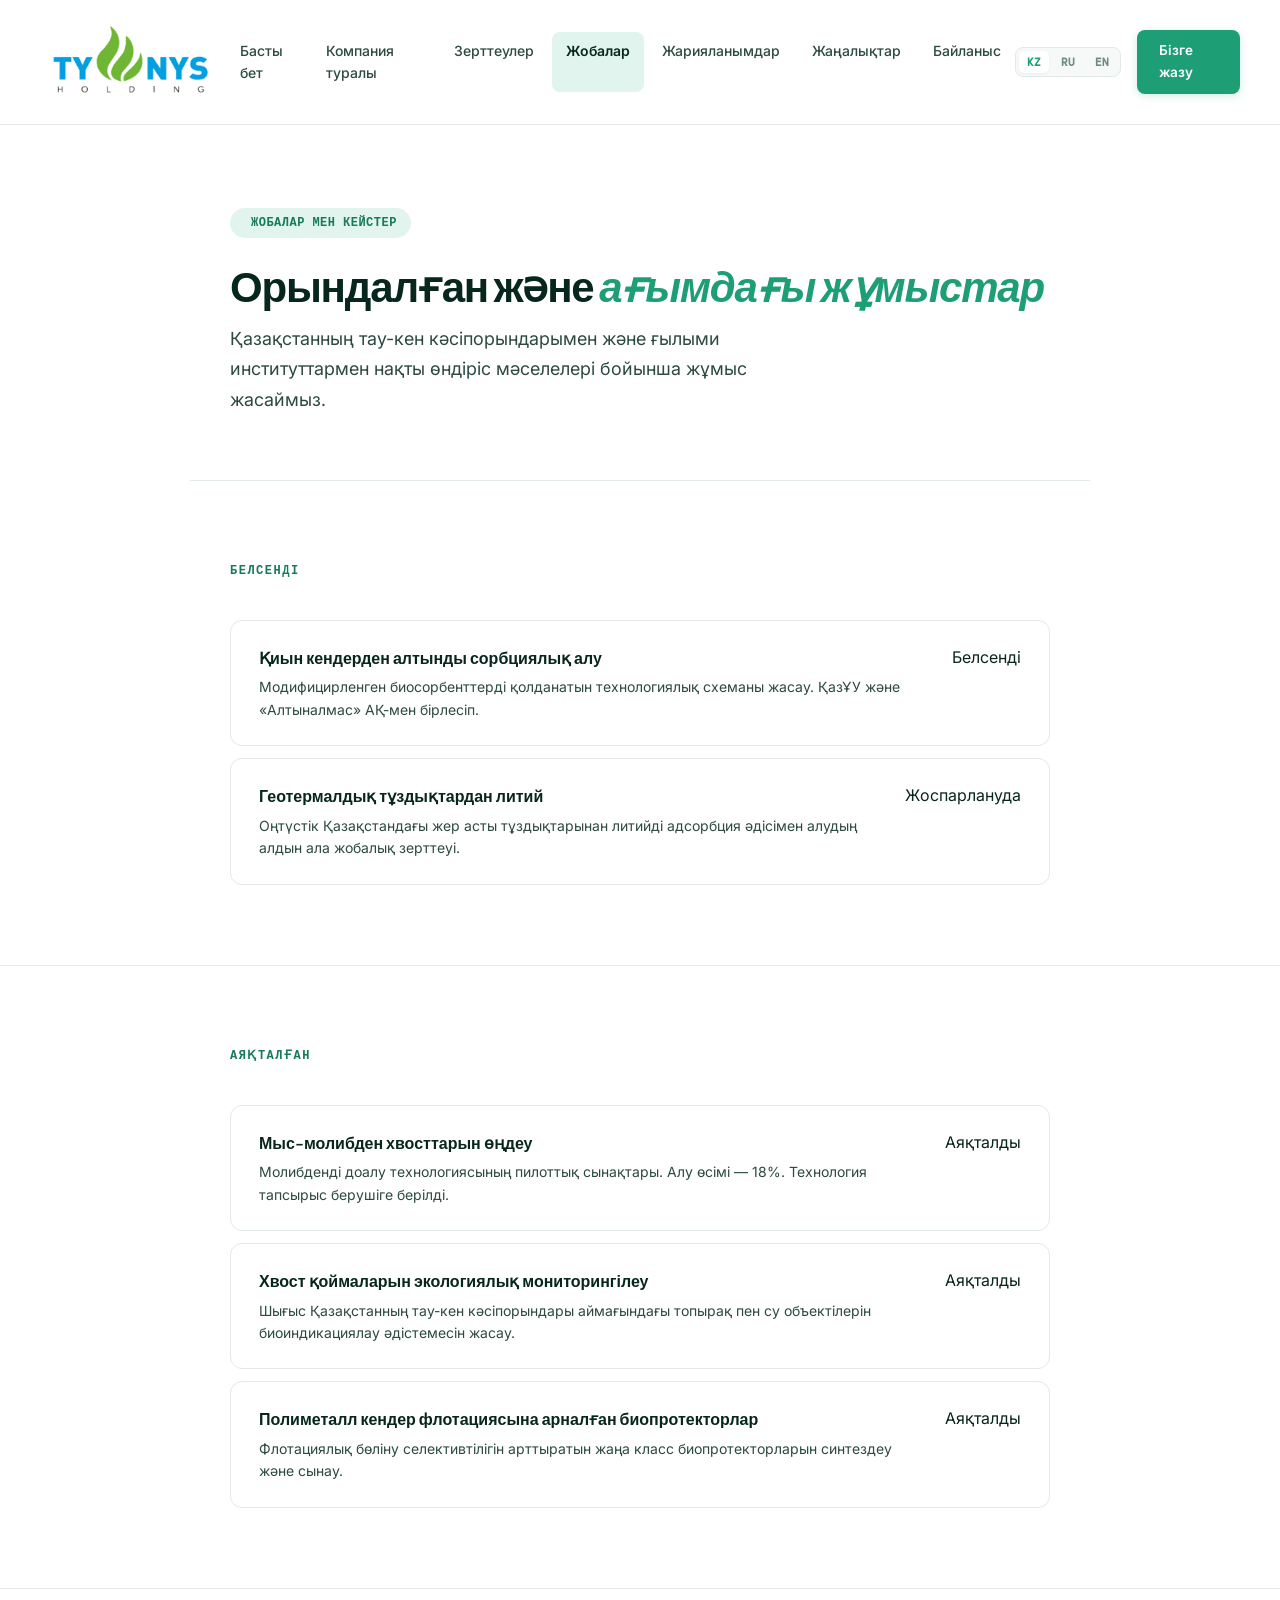
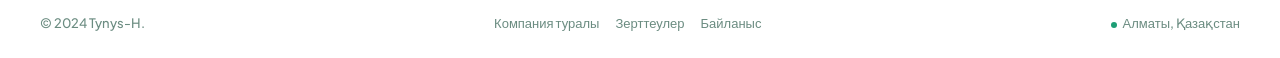
<file: projects.html>
<!DOCTYPE html>
<html lang="ru">
<head>
  <meta charset="UTF-8"><meta name="viewport" content="width=device-width, initial-scale=1.0">
  <title>Проекты — Tynys-H</title>
  <link rel="preconnect" href="https://fonts.googleapis.com">
  <link rel="preconnect" href="https://fonts.gstatic.com" crossorigin>
  <link href="https://fonts.googleapis.com/css2?family=Plus+Jakarta+Sans:ital,wght@0,200..800;1,200..800&family=Inter:wght@300;400;500;600&family=DM+Mono:wght@400;500&display=swap" rel="stylesheet">
  <link rel="stylesheet" href="style.css">
  <link rel="icon" href="favicon.ico" type="image/x-icon">
  
  <!-- SEO & Open Graph -->
  <meta property="og:title" content="Проекты — Tynys-H">
  <meta property="og:description" content="Казахстанская научно-исследовательская компания в области металлургии и сорбции металлов">
  <meta property="og:image" content="logo.png">
  <meta property="og:type" content="website">
</head>
<body class="page-enter">
<nav class="nav">
  <a class="nav-logo" href="index.html">
    <img src="logo.png" alt="Tynys-H">
  </a>
  <div class="nav-links">
    <a href="index.html" data-ru="Главная" data-kz="Басты бет" data-en="Home">Главная</a>
    <a href="about.html" data-ru="О компании" data-kz="Компания туралы" data-en="About">О компании</a>
    <a href="research.html" data-ru="Исследования" data-kz="Зерттеулер" data-en="Research">Исследования</a>
    <a href="projects.html" data-ru="Проекты" data-kz="Жобалар" data-en="Projects">Проекты</a>
    <a href="publications.html" data-ru="Публикации" data-kz="Жарияланымдар" data-en="Publications">Публикации</a>
    <a href="news.html" data-ru="Новости" data-kz="Жаңалықтар" data-en="News">Новости</a>
    <a href="contact.html" data-ru="Контакты" data-kz="Байланыс" data-en="Contact">Контакты</a>
  </div>
  <div class="nav-right">
    <div class="lang-switcher">
      <button class="lang-btn" data-lang="kz" aria-label="Switch to Kazakh">KZ</button>
      <button class="lang-btn" data-lang="ru" aria-label="Switch to Russian">RU</button>
      <button class="lang-btn" data-lang="en" aria-label="Switch to English">EN</button>
    </div>
    <a class="nav-cta" href="contact.html" data-ru="Написать нам" data-kz="Бізге жазу" data-en="Contact Us">Написать нам</a>
  </div>
</nav>

<div class="page-header">
  <div class="badge fade-up"><i class="ti ti-briefcase"></i> <span data-ru="Проекты и кейсы" data-kz="Жобалар мен кейстер" data-en="Projects & Cases">Проекты и кейсы</span></div>
  <h1 class="fade-up fade-up-delay-1" data-ru="Реализованные и <em>текущие работы</em>" data-kz="Орындалған және <em>ағымдағы жұмыстар</em>" data-en="Completed & <em>Ongoing Work</em>">Реализованные и <em>текущие работы</em></h1>
  <p class="fade-up fade-up-delay-2" data-ru="Работаем с горнодобывающими предприятиями Казахстана и исследовательскими институтами над задачами реального производства." data-kz="Қазақстанның тау-кен кәсіпорындарымен және ғылыми институттармен нақты өндіріс мәселелері бойынша жұмыс жасаймыз." data-en="We work with Kazakhstani mining enterprises and research institutes on real production challenges.">Работаем с горнодобывающими предприятиями Казахстана и исследовательскими институтами над задачами реального производства.</p>
</div>

<div class="section">
  <div class="sec-label fade-up" data-ru="Активные" data-kz="Белсенді" data-en="Active">Активные</div>
  <div class="item-list">
    <div class="item-card fade-up">
      <div class="item-left">
        <h3 data-ru="Сорбционное извлечение золота из упорных руд" data-kz="Қиын кендерден алтынды сорбциялық алу" data-en="Sorption Gold Recovery from Refractory Ores">Сорбционное извлечение золота из упорных руд</h3>
        <p data-ru="Разработка технологической схемы с применением модифицированных биосорбентов для месторождений с низким содержанием металла. Совместно с КазНУ и АО «Алтыналмас»." data-kz="Модифицирленген биосорбенттерді қолданатын технологиялық схеманы жасау. ҚазҰУ және «Алтыналмас» АҚ-мен бірлесіп." data-en="Development of a processing scheme using modified biosorbents for low-grade deposits. Joint project with KazNU and Altynalmas JSC.">Разработка технологической схемы с применением модифицированных биосорбентов для месторождений с низким содержанием металла.</p>
      </div>
      <span class="badge badge-active" data-ru="Активный" data-kz="Белсенді" data-en="Active">Активный</span>
    </div>
    <div class="item-card fade-up fade-up-delay-1">
      <div class="item-left">
        <h3 data-ru="Литий из геотермальных рассолов" data-kz="Геотермалдық тұздықтардан литий" data-en="Lithium from Geothermal Brines">Литий из геотермальных рассолов</h3>
        <p data-ru="Предпроектное исследование возможности извлечения лития из подземных рассолов Южного Казахстана методом адсорбции на специальных сорбентах." data-kz="Оңтүстік Қазақстандағы жер асты тұздықтарынан литийді адсорбция әдісімен алудың алдын ала жобалық зерттеуі." data-en="Pre-project study on lithium recovery from underground brines of Southern Kazakhstan via adsorption on specialized sorbents.">Предпроектное исследование извлечения лития из подземных рассолов Южного Казахстана методом адсорбции.</p>
      </div>
      <span class="badge badge-planned" data-ru="Планируется" data-kz="Жоспарлануда" data-en="Planned">Планируется</span>
    </div>
  </div>
</div>

<hr class="divider">

<div class="section">
  <div class="sec-label fade-up" data-ru="Завершённые" data-kz="Аяқталған" data-en="Completed">Завершённые</div>
  <div class="item-list">
    <div class="item-card fade-up">
      <div class="item-left">
        <h3 data-ru="Переработка медно-молибденовых хвостов" data-kz="Мыс-молибден хвосттарын өңдеу" data-en="Copper-Molybdenum Tailings Processing">Переработка медно-молибденовых хвостов</h3>
        <p data-ru="Пилотные испытания технологии доизвлечения молибдена из хвостов обогатительной фабрики. Достигнут прирост извлечения — 18%. Технология передана заказчику." data-kz="Молибденді доалу технологиясының пилоттық сынақтары. Алу өсімі — 18%. Технология тапсырыс берушіге берілді." data-en="Pilot testing of additional molybdenum recovery from tailings. Recovery increase — 18%. Technology transferred to client.">Пилотные испытания технологии доизвлечения молибдена из хвостов. Прирост извлечения — 18%. Технология передана заказчику.</p>
      </div>
      <span class="badge badge-done" data-ru="Завершён" data-kz="Аяқталды" data-en="Completed">Завершён</span>
    </div>
    <div class="item-card fade-up fade-up-delay-1">
      <div class="item-left">
        <h3 data-ru="Экологический мониторинг хвостохранилищ" data-kz="Хвост қоймаларын экологиялық мониторингілеу" data-en="Environmental Monitoring of Tailings">Экологический мониторинг хвостохранилищ</h3>
        <p data-ru="Разработка методики биоиндикации состояния почв и водных объектов в зоне влияния горнодобывающих предприятий Восточного Казахстана." data-kz="Шығыс Қазақстанның тау-кен кәсіпорындары аймағындағы топырақ пен су объектілерін биоиндикациялау әдістемесін жасау." data-en="Development of a bioindication methodology for soil and water bodies in the impact zone of mining enterprises in Eastern Kazakhstan.">Разработка методики биоиндикации почв и водных объектов в зоне горнодобывающих предприятий Восточного Казахстана.</p>
      </div>
      <span class="badge badge-done" data-ru="Завершён" data-kz="Аяқталды" data-en="Completed">Завершён</span>
    </div>
    <div class="item-card fade-up fade-up-delay-2">
      <div class="item-left">
        <h3 data-ru="Биопротекторы для флотации полиметаллических руд" data-kz="Полиметалл кендер флотациясына арналған биопротекторлар" data-en="Bioprotectors for Polymetallic Ore Flotation">Биопротекторы для флотации полиметаллических руд</h3>
        <p data-ru="Синтез и испытания нового класса биопротекторов, повышающих селективность флотационного разделения. Результаты опубликованы в Горном журнале Казахстана." data-kz="Флотациялық бөліну селективтілігін арттыратын жаңа класс биопротекторларын синтездеу және сынау." data-en="Synthesis and testing of a new class of bioprotectors enhancing the selectivity of flotation separation. Results published in the Mining Journal of Kazakhstan.">Синтез биопротекторов нового класса, повышающих селективность флотации. Результаты опубликованы.</p>
      </div>
      <span class="badge badge-done" data-ru="Завершён" data-kz="Аяқталды" data-en="Completed">Завершён</span>
    </div>
  </div>
</div>

<footer class="footer">
  <div>© 2024 Tynys-H.</div>
  <div class="footer-links">
    <a href="about.html" data-ru="О компании" data-kz="Компания туралы" data-en="About">О компании</a>
    <a href="research.html" data-ru="Исследования" data-kz="Зерттеулер" data-en="Research">Исследования</a>
    <a href="contact.html" data-ru="Контакты" data-kz="Байланыс" data-en="Contact">Контакты</a>
  </div>
  <div><span class="live-dot"></span><span data-ru="Алматы, Казахстан" data-kz="Алматы, Қазақстан" data-en="Almaty, Kazakhstan">Алматы, Казахстан</span></div>
</footer>
<script src="main.js"></script>
</body>
</html>
</file>
<file: style.css>
:root {
  --green: #1D9E75;
  --green-dark: #167A5B;
  --green-deep: #07261D;
  --green-bg: #E1F5EE;
  --text-primary: #07261D;
  --text-secondary: #2C4A40;
  --text-tertiary: #6B8C81;
  --border: #E2E9E7;
  --border-mid: #BCCAC6;
  --bg: #FFFFFF;
  --bg-2: #F6F9F8;
  --radius: 12px;
  --radius-sm: 8px;
  --radius-pill: 100px;
}

* { margin: 0; padding: 0; box-sizing: border-box; }
html { scroll-behavior: smooth; }

body {
  font-family: 'Inter', -apple-system, BlinkMacSystemFont, sans-serif;
  color: var(--text-primary);
  background: var(--bg);
  -webkit-font-smoothing: antialiased;
  -moz-osx-font-smoothing: grayscale;
  line-height: 1.6;
}

h1, h2, h3, h4, .nav-logo, .btn-primary, .btn-outline {
  font-family: 'Plus Jakarta Sans', sans-serif;
}

/* NAV */
.nav {
  display: flex; align-items: center; justify-content: space-between;
  padding: .75rem 2.5rem;
  border-bottom: 1px solid var(--border);
  background: rgba(255,255,255,0.85);
  backdrop-filter: blur(16px);
  -webkit-backdrop-filter: blur(16px);
  position: sticky; top: 0; z-index: 100;
}
.nav-logo { display: flex; align-items: center; text-decoration: none; transition: transform .3s cubic-bezier(0.175, 0.885, 0.32, 1.275); }
.nav-logo:hover { transform: scale(1.05); }
.nav-logo img { height: 100px; width: auto; display: block; }

.nav-links { display: flex; gap: 4px; }
.nav-links a {
  font-size: 14px; color: var(--text-secondary); text-decoration: none;
  padding: 8px 14px; border-radius: var(--radius-sm);
  transition: all .2s;
  font-weight: 500;
}
.nav-links a:hover { color: var(--green); background: var(--green-bg); }
.nav-links a.active { color: var(--green-deep); background: var(--green-bg); font-weight: 600; }
.nav-right { display: flex; align-items: center; gap: 16px; }

.lang-switcher { display: flex; gap: 4px; background: var(--bg-2); padding: 3px; border-radius: var(--radius-sm); border: 1px solid var(--border); }
.lang-btn {
  font-size: 11px; font-weight: 700; padding: 4px 8px;
  border: none; border-radius: 5px;
  background: transparent; cursor: pointer; color: var(--text-tertiary);
  font-family: 'DM Mono', monospace; transition: all .2s;
}
.lang-btn.active { background: #fff; color: var(--green); box-shadow: 0 1px 3px rgba(0,0,0,0.05); }

.nav-cta {
  font-size: 13.5px; font-weight: 600; padding: 10px 22px;
  background: var(--green); color: #fff;
  border: none; border-radius: var(--radius-sm); cursor: pointer;
  font-family: inherit; transition: all .2s; text-decoration: none;
  display: inline-block;
  box-shadow: 0 2px 8px rgba(29, 158, 117, 0.2);
}
.nav-cta:hover { background: var(--green-dark); transform: translateY(-1px); box-shadow: 0 4px 12px rgba(29, 158, 117, 0.3); }

/* HERO */
.hero { padding: 7rem 2.5rem 6rem; max-width: 900px; margin: 0 auto; text-align: left; }
.hero-badge { display: inline-flex; align-items: center; gap: 7px; font-size: 12px; font-weight: 600; color: var(--green-dark); background: var(--green-bg); padding: 5px 14px; border-radius: var(--radius-pill); margin-bottom: 2rem; font-family: 'DM Mono', monospace; text-transform: uppercase; letter-spacing: 0.5px; }
.dot { width: 6px; height: 6px; border-radius: 50%; background: var(--green); animation: pulse 2s infinite; display: inline-block; }
.hero h1 { font-size: 56px; font-weight: 700; line-height: 1.05; letter-spacing: -2px; margin-bottom: 1.75rem; color: var(--text-primary); }
.hero h1 em { font-style: italic; color: var(--green); font-weight: 600; }
.hero p { font-size: 19px; line-height: 1.7; color: var(--text-secondary); max-width: 620px; margin-bottom: 2.75rem; font-weight: 400; }
.hero-btns { display: flex; gap: 14px; flex-wrap: wrap; }

.preview-grid { display: grid; grid-template-columns: repeat(3,1fr); gap: 16px; margin-top: 3rem; }
.preview-card { border: 1px solid var(--border); border-radius: var(--radius); padding: 1.75rem; text-decoration: none; color: inherit; transition: all .3s cubic-bezier(0.4, 0, 0.2, 1); display: block; background: #fff; }
.preview-card:hover { border-color: var(--green); transform: translateY(-6px); box-shadow: 0 12px 32px rgba(29, 158, 117, 0.08); }
.preview-card .label { font-size: 11px; font-family: 'DM Mono', monospace; color: var(--green); margin-bottom: 12px; font-weight: 600; }
.preview-card h3 { font-size: 17px; font-weight: 600; margin-bottom: 10px; color: var(--text-primary); }
.preview-card p { font-size: 14px; color: var(--text-secondary); line-height: 1.6; font-weight: 400; }

/* PAGE HEADER */
.page-header {
  padding: 5rem 2.5rem 4rem;
  max-width: 900px; margin: 0 auto;
  border-bottom: 1px solid var(--border);
}
.page-header .badge {
  display: inline-flex; align-items: center; gap: 7px;
  font-size: 12px; font-weight: 600; color: var(--green-dark);
  background: var(--green-bg); padding: 5px 14px; border-radius: var(--radius-pill);
  margin-bottom: 1.5rem; font-family: 'DM Mono', monospace;
  text-transform: uppercase; letter-spacing: 0.5px;
}
.page-header h1 {
  font-size: 42px; font-weight: 700; letter-spacing: -1.2px; line-height: 1.1;
  margin-bottom: 1rem;
}
.page-header h1 em { font-style: italic; color: var(--green); font-weight: 600; }
.page-header p { font-size: 18px; line-height: 1.7; color: var(--text-secondary); font-weight: 400; max-width: 600px; }

/* SECTION */
.section { padding: 5rem 2.5rem; max-width: 900px; margin: 0 auto; }
.sec-label {
  font-size: 12px; font-weight: 600; letter-spacing: 1.5px;
  text-transform: uppercase; color: var(--green-dark);
  font-family: 'DM Mono', monospace; margin-bottom: 1.5rem;
}
.sec-title { font-size: 32px; font-weight: 700; letter-spacing: -0.8px; margin-bottom: 1rem; }
.sec-body { font-size: 16px; line-height: 1.8; color: var(--text-secondary); font-weight: 400; }
.divider { border: none; border-top: 1px solid var(--border); }

/* BUTTONS */
.btn-primary {
  padding: 12px 28px; font-size: 15px; font-weight: 600;
  background: var(--green); color: #fff; border: none;
  border-radius: var(--radius-sm); cursor: pointer;
  transition: all .2s; text-decoration: none; display: inline-block;
  box-shadow: 0 4px 12px rgba(29, 158, 117, 0.15);
}
.btn-primary:hover { background: var(--green-dark); transform: translateY(-1px); box-shadow: 0 6px 16px rgba(29, 158, 117, 0.25); }
.btn-outline {
  padding: 12px 28px; font-size: 15px; font-weight: 500;
  background: transparent; color: var(--text-primary);
  border: 1px solid var(--border-mid); border-radius: var(--radius-sm);
  cursor: pointer; transition: all .2s;
  text-decoration: none; display: inline-block;
}
.btn-outline:hover { background: var(--bg-2); border-color: var(--green); color: var(--green); }

/* CARDS */
.cards-grid { display: grid; grid-template-columns: repeat(auto-fit,minmax(260px,1fr)); gap: 16px; margin-top: 2.5rem; }
.card {
  border: 1px solid var(--border); border-radius: var(--radius);
  padding: 1.75rem; background: var(--bg); transition: all .3s ease;
}
.card:hover { border-color: var(--green); transform: translateY(-4px); box-shadow: 0 8px 24px rgba(0,0,0,0.03); }
.card-icon {
  width: 44px; height: 44px; border-radius: var(--radius-sm);
  background: var(--green-bg); display: flex; align-items: center;
  justify-content: center; color: var(--green-dark); font-size: 20px; margin-bottom: 1.25rem;
}
.card h3 { font-size: 16px; font-weight: 600; margin-bottom: 8px; }
.card p { font-size: 14px; line-height: 1.65; color: var(--text-secondary); }

/* LIST ITEMS */
.item-list { display: flex; flex-direction: column; gap: 12px; margin-top: 2.5rem; }
.item-card {
  border: 1px solid var(--border); border-radius: var(--radius);
  padding: 1.5rem 1.75rem; display: flex; align-items: flex-start;
  justify-content: space-between; gap: 1.5rem; transition: all .2s ease;
}
.item-card:hover { border-color: var(--green); transform: translateX(4px); background: var(--bg-2); }
.item-left h3 { font-size: 16px; font-weight: 600; margin-bottom: 6px; }
.item-left p { font-size: 14px; color: var(--text-secondary); line-height: 1.6; }

/* TEAM */
.team-grid { display: grid; grid-template-columns: repeat(auto-fit,minmax(200px,1fr)); gap: 20px; margin-top: 3rem; }
.team-card { 
  border: 1px solid var(--border); border-radius: var(--radius); 
  padding: 2rem 1.5rem; text-align: center; background: #fff;
  transition: all .4s cubic-bezier(0.4, 0, 0.2, 1); 
  position: relative; overflow: hidden;
}
.team-card:hover { 
  border-color: var(--green); 
  transform: translateY(-8px); 
  box-shadow: 0 12px 32px rgba(29, 158, 117, 0.1); 
}
.team-avatar { 
  width: 72px; height: 72px; border-radius: 50%; 
  background: linear-gradient(135deg, var(--green-bg) 0%, #fff 100%); 
  display: flex; align-items: center; justify-content: center; 
  font-size: 22px; font-weight: 700; color: var(--green); 
  margin: 0 auto 1.25rem;
  border: 2px solid var(--green-bg);
  box-shadow: 0 4px 12px rgba(29, 158, 117, 0.05);
}
.team-name { font-size: 17px; font-weight: 700; color: var(--text-primary); margin-bottom: 8px; }
.team-role { font-size: 13.5px; color: var(--text-secondary); line-height: 1.5; font-weight: 400; }
.team-social { display: flex; justify-content: center; gap: 10px; margin-top: 1.25rem; opacity: 0; transform: translateY(10px); transition: all .3s ease; }
.team-card:hover .team-social { opacity: 1; transform: translateY(0); }
.team-social i { font-size: 16px; color: var(--text-tertiary); cursor: pointer; transition: color .2s; }
.team-social i:hover { color: var(--green); }

/* STATS */
.stats-bar { border-top: 1px solid var(--border); border-bottom: 1px solid var(--border); display: grid; grid-template-columns: repeat(4,1fr); }
.stat { text-align: center; padding: 2rem 1rem; border-right: 1px solid var(--border); }
.stat:last-child { border-right: none; }
.stat-num { font-size: 34px; font-weight: 700; color: var(--green); letter-spacing: -1.5px; margin-bottom: 5px; font-family: 'Plus Jakarta Sans', sans-serif; }
.stat-label { font-size: 13px; color: var(--text-secondary); font-weight: 500; text-transform: uppercase; letter-spacing: 0.5px; }

/* PARTNERS */
.partners-wrap { background: var(--bg-2); border-top: 1px solid var(--border); border-bottom: 1px solid var(--border); }
.partners-inner { max-width: 900px; margin: 0 auto; padding: 3rem 2.5rem; }
.partners-grid { display: flex; flex-wrap: wrap; gap: 10px; margin-top: 1.5rem; }
.partner-pill { display: flex; align-items: center; gap: 8px; padding: 10px 18px; border: 1px solid var(--border); border-radius: var(--radius-sm); background: var(--bg); font-size: 13.5px; }
.p-dot { width: 7px; height: 7px; border-radius: 50%; background: var(--green); flex-shrink: 0; }

/* CONTACT */
.contact-box { border: 1px solid var(--border); border-radius: var(--radius); padding: 2.5rem; display: grid; grid-template-columns: 1fr 1fr; gap: 3rem; }
.contact-box h2 { font-size: 24px; font-weight: 700; letter-spacing: -0.5px; margin-bottom: 1rem; }
.contact-detail { display: flex; align-items: center; gap: 8px; font-size: 14px; color: var(--green-dark); margin-top: 1rem; font-weight: 600; }

/* FOOTER */
.footer { display: flex; align-items: center; justify-content: space-between; padding: 1.5rem 2.5rem; border-top: 1px solid var(--border); font-size: 13px; color: var(--text-tertiary); font-family: 'Plus Jakarta Sans', sans-serif; flex-wrap: wrap; gap: .5rem; font-weight: 500; }
.footer-links { display: flex; gap: 16px; }
.footer-links a { color: var(--text-tertiary); text-decoration: none; transition: color .15s; }
.footer-links a:hover { color: var(--green); }
.live-dot { width: 6px; height: 6px; border-radius: 50%; background: var(--green); display: inline-block; animation: pulse 2s infinite; margin-right: 6px; }

/* SCROLLBAR */
::-webkit-scrollbar { width: 10px; }
::-webkit-scrollbar-track { background: var(--bg-2); }
::-webkit-scrollbar-thumb { background: var(--border-mid); border-radius: var(--radius-pill); border: 3px solid var(--bg-2); }
::-webkit-scrollbar-thumb:hover { background: var(--green); }

/* SELECTION */
::selection { background: var(--green-bg); color: var(--green-deep); }

/* NEWS */
.news-grid { display: grid; grid-template-columns: repeat(auto-fit,minmax(260px,1fr)); gap: 16px; margin-top: 2.5rem; }
.news-card { border: 1px solid var(--border); border-radius: var(--radius); padding: 1.75rem; transition: all .3s ease; }
.news-card:hover { border-color: var(--green); transform: translateY(-4px); box-shadow: 0 8px 24px rgba(0,0,0,0.03); }
.news-date { font-size: 11px; color: var(--green-dark); font-family: 'DM Mono', monospace; font-weight: 600; margin-bottom: 12px; }
.news-card h3 { font-size: 16px; font-weight: 600; margin-bottom: 10px; line-height: 1.45; }
.news-card p { font-size: 14px; color: var(--text-secondary); line-height: 1.65; }

/* ANIMATIONS */
@keyframes pulse { 0%,100%{opacity:1} 50%{opacity:.4} }
.fade-up { opacity: 0; transform: translateY(24px); transition: opacity 0.6s cubic-bezier(0.2, 0.8, 0.2, 1), transform 0.6s cubic-bezier(0.2, 0.8, 0.2, 1); }
.fade-up.visible { opacity: 1; transform: translateY(0); }

@media (max-width: 700px) {
  .nav { padding: .5rem 1.5rem; }
  .nav-logo img { height: 80px; }
  .nav-links { display: none; }
  .stats-bar { grid-template-columns: repeat(2,1fr); }
  .contact-box { grid-template-columns: 1fr; gap: 2rem; }
  .hero h1 { font-size: 34px; letter-spacing: -1px; }
  .hero p { font-size: 16px; }
  .page-header h1 { font-size: 28px; }
}
</file>
